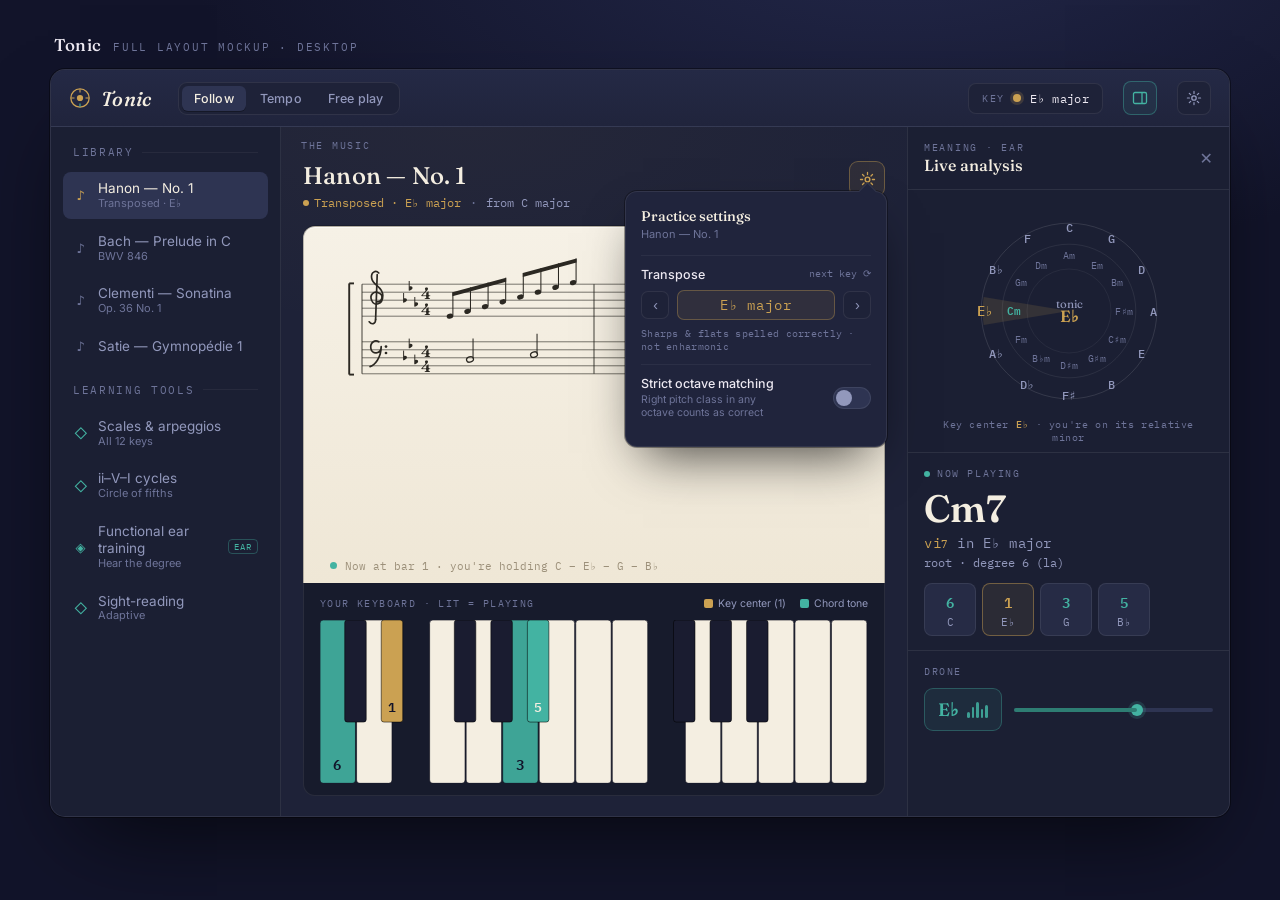
<file: Visual Mockup and Redesign/tonic-layout-mockup.html>
<!DOCTYPE html>
<html lang="en">
<head>
<meta charset="UTF-8">
<meta name="viewport" content="width=device-width, initial-scale=1.0">
<title>Tonic — layout mockup</title>
<link rel="preconnect" href="https://fonts.googleapis.com">
<link rel="preconnect" href="https://fonts.gstatic.com" crossorigin>
<link href="https://fonts.googleapis.com/css2?family=Fraunces:ital,opsz,wght@0,9..144,400;0,9..144,500;0,9..144,600;1,9..144,500&family=Inter:wght@400;500;600&family=IBM+Plex+Mono:wght@400;500;600&display=swap" rel="stylesheet">
<style>
  :root{
    --rosewood:#1E2238;      /* deep slate-indigo: piano case in shadow */
    --rosewood-2:#262B45;    /* raised panels */
    --rosewood-3:#2E3452;    /* hover / chips */
    --ivory:#F4EEE1;         /* sheet-music paper, ivory keys */
    --ivory-2:#EBE3D1;
    --ink:#2B2822;           /* notation ink */
    --brass:#CBA152;         /* brass fittings — key center / tonic */
    --brass-deep:#A9812F;
    --verdigris:#43B3A2;     /* aged-brass patina — live "you're playing" */
    --verdigris-dim:#2E7d73;
    --txt:#EDE9F2;
    --muted:#9298BC;
    --muted-2:#6E7499;
    --hair:rgba(255,255,255,.08);
    --hair-2:rgba(255,255,255,.05);
  }
  *{box-sizing:border-box;margin:0;padding:0}
  body{
    background:
      radial-gradient(1200px 600px at 70% -10%, #23284a 0%, transparent 60%),
      #12142A;
    color:var(--txt);
    font-family:'Inter',system-ui,sans-serif;
    min-height:100vh;
    display:flex;flex-direction:column;align-items:center;
    padding:34px 20px 48px;
    -webkit-font-smoothing:antialiased;
  }

  .frame{
    width:100%;max-width:1180px;
  }
  .frame-caption{
    display:flex;align-items:baseline;gap:12px;
    margin:0 4px 14px;
  }
  .frame-caption h1{
    font-family:'Fraunces',serif;font-weight:500;font-size:17px;
    letter-spacing:.2px;color:var(--txt);
  }
  .frame-caption span{
    font-family:'IBM Plex Mono',monospace;font-size:11px;
    text-transform:uppercase;letter-spacing:.16em;color:var(--muted-2);
  }

  .app{
    display:grid;
    grid-template-columns:230px 1fr 322px;
    grid-template-rows:57px 1fr;
    grid-template-areas:
      "topbar topbar topbar"
      "sidebar main hud";
    height:748px;min-width:900px;
    background:var(--rosewood);
    border:1px solid var(--hair);
    border-radius:15px;overflow:hidden;
    box-shadow:0 40px 90px -30px rgba(0,0,0,.7), 0 0 0 1px rgba(0,0,0,.4);
  }

  /* ---------- TOP BAR ---------- */
  .topbar{
    grid-area:topbar;
    display:flex;align-items:center;gap:20px;
    padding:0 18px;
    border-bottom:1px solid var(--hair);
    background:linear-gradient(180deg,#242945,#20243c);
  }
  .wordmark{display:flex;align-items:center;gap:10px;padding-right:6px}
  .wordmark .disc{width:22px;height:22px;flex:none}
  .wordmark .name{
    font-family:'Fraunces',serif;font-style:italic;font-weight:500;
    font-size:20px;letter-spacing:.3px;color:var(--ivory);
  }
  .modes{display:flex;gap:2px;background:var(--rosewood);border:1px solid var(--hair);
    border-radius:9px;padding:3px}
  .mode{
    font-size:12.5px;font-weight:500;color:var(--muted);
    padding:5px 12px;border-radius:6px;cursor:default;letter-spacing:.2px;
  }
  .mode.active{background:var(--rosewood-3);color:var(--ivory);box-shadow:0 1px 0 rgba(0,0,0,.3)}
  .spacer{flex:1}
  .keypill{
    display:flex;align-items:center;gap:9px;
    font-family:'IBM Plex Mono',monospace;font-size:12px;color:var(--txt);
    background:var(--rosewood);border:1px solid var(--hair);
    padding:7px 13px;border-radius:8px;letter-spacing:.3px;
  }
  .keypill .lbl{color:var(--muted-2);text-transform:uppercase;font-size:10px;letter-spacing:.14em}
  .keypill .dot{width:8px;height:8px;border-radius:50%;background:var(--brass);
    box-shadow:0 0 0 3px rgba(203,161,82,.18)}
  .icon-btn{
    width:34px;height:34px;border-radius:8px;border:1px solid var(--hair);
    background:var(--rosewood);display:grid;place-items:center;color:var(--muted);cursor:default;
  }
  .icon-btn.on{color:var(--verdigris);border-color:rgba(67,179,162,.4);background:rgba(67,179,162,.08)}

  /* ---------- SIDEBAR ---------- */
  .sidebar{
    grid-area:sidebar;
    border-right:1px solid var(--hair);
    background:#1B1F33;
    padding:16px 12px;display:flex;flex-direction:column;gap:6px;overflow:auto;
  }
  .nav-h{
    font-family:'IBM Plex Mono',monospace;font-size:10.5px;letter-spacing:.16em;
    text-transform:uppercase;color:var(--muted-2);
    padding:14px 10px 7px;display:flex;align-items:center;gap:8px;
  }
  .nav-h::after{content:"";flex:1;height:1px;background:var(--hair-2)}
  .nav-h:first-child{padding-top:2px}
  .nav-item{
    display:flex;align-items:center;gap:10px;
    padding:8px 10px;border-radius:8px;cursor:default;color:var(--muted);
    font-size:13.5px;line-height:1.25;
  }
  .nav-item .glyph{width:15px;text-align:center;color:var(--muted-2);font-size:13px;flex:none}
  .nav-item .sub{display:block;font-size:11px;color:var(--muted-2)}
  .nav-item:hover{background:var(--rosewood-2)}
  .nav-item.active{background:var(--rosewood-3);color:var(--ivory)}
  .nav-item.active .glyph{color:var(--brass)}
  .nav-item.tool .glyph{color:var(--verdigris)}
  .badge-new{
    margin-left:auto;font-family:'IBM Plex Mono',monospace;font-size:9px;letter-spacing:.1em;
    color:var(--verdigris);border:1px solid rgba(67,179,162,.35);border-radius:4px;padding:1px 5px;
  }

  /* ---------- MAIN ---------- */
  .main{
    grid-area:main;position:relative;
    display:flex;flex-direction:column;min-width:0;
    background:
      radial-gradient(700px 300px at 30% 0%, rgba(203,161,82,.04), transparent 70%);
  }
  .zone-eyebrow{
    position:absolute;top:12px;left:20px;z-index:2;
    font-family:'IBM Plex Mono',monospace;font-size:9.5px;letter-spacing:.18em;
    text-transform:uppercase;color:var(--muted-2);
  }
  .piece-head{
    display:flex;align-items:flex-start;gap:14px;
    padding:34px 22px 14px;
  }
  .piece-head .title{flex:1;min-width:0}
  .piece-head h2{
    font-family:'Fraunces',serif;font-weight:500;font-size:24px;color:var(--ivory);
    letter-spacing:.2px;
  }
  .piece-head .meta{
    display:flex;align-items:center;gap:9px;margin-top:5px;
    font-family:'IBM Plex Mono',monospace;font-size:11.5px;color:var(--muted);
  }
  .tag-transposed{color:var(--brass);display:inline-flex;align-items:center;gap:5px}
  .tag-transposed .d{width:6px;height:6px;border-radius:50%;background:var(--brass)}
  .gear{
    width:36px;height:36px;flex:none;border-radius:9px;border:1px solid rgba(203,161,82,.4);
    background:rgba(203,161,82,.09);display:grid;place-items:center;color:var(--brass);cursor:default;
  }

  .paper{
    flex:1;margin:2px 22px 0;
    background:linear-gradient(180deg,#F6F1E6,#EFE7D6);
    border-radius:12px 12px 0 0;
    border:1px solid rgba(0,0,0,.25);border-bottom:none;
    box-shadow:inset 0 1px 0 rgba(255,255,255,.6), 0 -1px 0 rgba(0,0,0,.2);
    padding:22px 26px 10px;overflow:hidden;position:relative;
    display:flex;flex-direction:column;
  }
  .paper .measure-note{
    position:absolute;right:18px;top:14px;
    font-family:'IBM Plex Mono',monospace;font-size:10px;letter-spacing:.1em;
    color:#9c907a;text-transform:uppercase;
  }
  .paper svg{width:100%;height:auto;display:block}
  .playhead-note{
    margin-top:auto;padding-top:8px;
    font-family:'IBM Plex Mono',monospace;font-size:10.5px;color:#9c907a;
    display:flex;align-items:center;gap:8px;
  }
  .playhead-note .live{width:7px;height:7px;border-radius:50%;background:var(--verdigris)}

  /* keyboard */
  .keys-wrap{
    margin:0 22px 20px;
    background:#171B2C;border:1px solid var(--hair);border-top:none;
    border-radius:0 0 12px 12px;padding:14px 16px 12px;
  }
  .keys-head{
    display:flex;justify-content:space-between;align-items:center;margin-bottom:10px;
  }
  .keys-head .l{font-family:'IBM Plex Mono',monospace;font-size:10px;letter-spacing:.14em;
    text-transform:uppercase;color:var(--muted-2)}
  .keys-head .legend{display:flex;gap:14px;font-size:10.5px;color:var(--muted)}
  .keys-head .legend i{display:inline-block;width:9px;height:9px;border-radius:2px;margin-right:5px;vertical-align:-1px}
  .keys-head .legend .k-tonic{background:var(--brass)}
  .keys-head .legend .k-live{background:var(--verdigris)}
  .kb{width:100%;height:auto;display:block}

  /* ---------- HUD ---------- */
  .hud{
    grid-area:hud;
    border-left:1px solid var(--hair);
    background:#1B1F33;
    display:flex;flex-direction:column;overflow:auto;
  }
  .hud-head{
    display:flex;align-items:center;gap:10px;
    padding:14px 16px;border-bottom:1px solid var(--hair);
  }
  .hud-head .eyebrow{
    font-family:'IBM Plex Mono',monospace;font-size:9.5px;letter-spacing:.18em;
    text-transform:uppercase;color:var(--muted-2);
  }
  .hud-head h3{
    font-family:'Fraunces',serif;font-weight:500;font-size:16px;color:var(--ivory);
    margin-top:1px;
  }
  .hud-head .close{margin-left:auto;color:var(--muted-2);font-size:16px}

  .cof-wrap{padding:16px 16px 8px;display:flex;flex-direction:column;align-items:center}
  .cof-wrap svg{width:210px;height:210px}
  .cof-caption{
    font-family:'IBM Plex Mono',monospace;font-size:10px;color:var(--muted-2);
    letter-spacing:.06em;margin-top:2px;text-align:center;
  }
  .cof-caption b{color:var(--brass);font-weight:500}

  .section{padding:14px 16px;border-top:1px solid var(--hair)}
  .section .s-lbl{
    font-family:'IBM Plex Mono',monospace;font-size:10px;letter-spacing:.16em;
    text-transform:uppercase;color:var(--muted-2);margin-bottom:10px;
    display:flex;align-items:center;gap:7px;
  }
  .section .s-lbl .live{width:6px;height:6px;border-radius:50%;background:var(--verdigris)}

  .chord-name{font-family:'Fraunces',serif;font-weight:600;font-size:38px;color:var(--ivory);line-height:1}
  .chord-fn{font-family:'IBM Plex Mono',monospace;font-size:14px;color:var(--brass);margin-top:6px;letter-spacing:.04em}
  .chord-fn .in{color:var(--muted)}
  .chord-root{font-family:'IBM Plex Mono',monospace;font-size:11.5px;color:var(--muted);margin-top:3px}
  .degchips{display:flex;gap:6px;margin-top:13px;flex-wrap:wrap}
  .degchip{
    display:flex;flex-direction:column;align-items:center;gap:2px;
    background:var(--rosewood-2);border:1px solid var(--hair);border-radius:8px;
    padding:6px 0;width:52px;
  }
  .degchip .deg{font-family:'IBM Plex Mono',monospace;font-size:14px;color:var(--verdigris);font-weight:600}
  .degchip .nn{font-family:'IBM Plex Mono',monospace;font-size:11px;color:var(--muted)}
  .degchip.tonic{border-color:rgba(203,161,82,.45);background:rgba(203,161,82,.09)}
  .degchip.tonic .deg{color:var(--brass)}

  .drone-row{display:flex;align-items:center;gap:12px}
  .drone-pill{
    display:flex;align-items:center;gap:9px;
    background:rgba(67,179,162,.09);border:1px solid rgba(67,179,162,.35);
    border-radius:9px;padding:9px 13px;
  }
  .drone-pill .note{font-family:'Fraunces',serif;font-weight:600;font-size:18px;color:var(--verdigris)}
  .wave{display:flex;align-items:flex-end;gap:2px;height:16px}
  .wave i{width:2.5px;background:var(--verdigris);border-radius:2px;opacity:.85}
  .slider{flex:1;height:4px;border-radius:3px;background:var(--rosewood-3);position:relative}
  .slider::after{content:"";position:absolute;left:0;top:0;bottom:0;width:62%;background:var(--verdigris-dim);border-radius:3px}
  .slider .knob{position:absolute;left:62%;top:50%;transform:translate(-50%,-50%);
    width:12px;height:12px;border-radius:50%;background:var(--verdigris);box-shadow:0 0 0 3px rgba(67,179,162,.18)}

  /* ---------- SETTINGS POPOVER ---------- */
  .popover{
    position:absolute;top:64px;right:20px;z-index:5;width:262px;
    background:#20243c;border:1px solid var(--hair);
    border-radius:12px;padding:15px 15px 16px;
    box-shadow:0 24px 50px -18px rgba(0,0,0,.75), 0 0 0 1px rgba(0,0,0,.35);
  }
  .popover::before{
    content:"";position:absolute;top:-7px;right:12px;width:12px;height:12px;
    background:#20243c;border-left:1px solid var(--hair);border-top:1px solid var(--hair);
    transform:rotate(45deg);
  }
  .popover h4{
    font-family:'Fraunces',serif;font-weight:500;font-size:14px;color:var(--ivory);
    margin-bottom:2px;
  }
  .popover .sub{font-size:11px;color:var(--muted-2);margin-bottom:14px}
  .po-row{padding:11px 0;border-top:1px solid var(--hair-2)}
  .po-row .rlabel{font-size:12.5px;color:var(--txt);font-weight:500;margin-bottom:8px;display:flex;justify-content:space-between}
  .po-row .rlabel .hint{font-family:'IBM Plex Mono',monospace;font-size:10px;color:var(--muted-2);font-weight:400}
  .stepper{display:flex;align-items:center;gap:8px}
  .stepper .arrow{width:28px;height:28px;border-radius:7px;border:1px solid var(--hair);
    background:var(--rosewood);display:grid;place-items:center;color:var(--muted);font-size:13px}
  .stepper .cur{
    flex:1;text-align:center;font-family:'IBM Plex Mono',monospace;font-size:14px;color:var(--brass);
    background:rgba(203,161,82,.09);border:1px solid rgba(203,161,82,.35);border-radius:7px;padding:5px 0;letter-spacing:.06em;
  }
  .po-note{font-family:'IBM Plex Mono',monospace;font-size:9.5px;color:var(--muted-2);margin-top:7px;letter-spacing:.03em}
  .toggle-row{display:flex;align-items:center;justify-content:space-between}
  .toggle-row .t-txt .t-title{font-size:12.5px;color:var(--txt);font-weight:500}
  .toggle-row .t-txt .t-sub{font-size:10.5px;color:var(--muted-2);margin-top:2px;max-width:150px}
  .switch{width:38px;height:22px;border-radius:12px;background:var(--rosewood-3);
    border:1px solid var(--hair);position:relative;flex:none}
  .switch::after{content:"";position:absolute;top:2px;left:2px;width:16px;height:16px;border-radius:50%;
    background:var(--muted);transition:.15s}
  .switch.on{background:rgba(67,179,162,.3);border-color:rgba(67,179,162,.5)}
  .switch.on::after{left:18px;background:var(--verdigris)}

  @media (prefers-reduced-motion: no-preference){
    .live,.keypill .dot{animation:pulse 2.4s ease-in-out infinite}
    @keyframes pulse{0%,100%{opacity:1}50%{opacity:.45}}
  }
  @media (max-width:960px){
    body{align-items:flex-start;overflow-x:auto}
  }
</style>
</head>
<body>
<div class="frame">
  <div class="frame-caption">
    <h1>Tonic</h1>
    <span>Full layout mockup · desktop</span>
  </div>

  <div class="app">
    <!-- ===================== TOP BAR ===================== -->
    <div class="topbar">
      <div class="wordmark">
        <svg class="disc" viewBox="0 0 24 24" fill="none">
          <circle cx="12" cy="12" r="10" stroke="#CBA152" stroke-width="1.4"/>
          <circle cx="12" cy="12" r="3.4" fill="#CBA152"/>
          <line x1="12" y1="2.4" x2="12" y2="6" stroke="#CBA152" stroke-width="1.2"/>
          <line x1="12" y1="18" x2="12" y2="21.6" stroke="#43B3A2" stroke-width="1.2"/>
          <line x1="2.4" y1="12" x2="6" y2="12" stroke="#CBA152" stroke-width="1.2"/>
          <line x1="18" y1="12" x2="21.6" y2="12" stroke="#CBA152" stroke-width="1.2"/>
        </svg>
        <span class="name">Tonic</span>
      </div>

      <div class="modes">
        <div class="mode active">Follow</div>
        <div class="mode">Tempo</div>
        <div class="mode">Free play</div>
      </div>

      <div class="spacer"></div>

      <div class="keypill">
        <span class="lbl">Key</span>
        <span class="dot"></span>
        E♭ major
      </div>
      <div class="icon-btn on" title="HUD open">
        <svg width="16" height="16" viewBox="0 0 16 16" fill="none"><rect x="1.5" y="2.5" width="13" height="11" rx="1.5" stroke="currentColor" stroke-width="1.3"/><line x1="10" y1="2.5" x2="10" y2="13.5" stroke="currentColor" stroke-width="1.3"/></svg>
      </div>
      <div class="icon-btn">
        <svg width="16" height="16" viewBox="0 0 16 16" fill="none"><circle cx="8" cy="8" r="2.2" stroke="currentColor" stroke-width="1.3"/><path d="M8 1.4v2M8 12.6v2M14.6 8h-2M3.4 8h-2M12.7 3.3l-1.4 1.4M4.7 11.3l-1.4 1.4M12.7 12.7l-1.4-1.4M4.7 4.7L3.3 3.3" stroke="currentColor" stroke-width="1.2" stroke-linecap="round"/></svg>
      </div>
    </div>

    <!-- ===================== SIDEBAR ===================== -->
    <div class="sidebar">
      <div class="nav-h">Library</div>
      <div class="nav-item active">
        <span class="glyph">♪</span>
        <span>Hanon — No. 1<span class="sub">Transposed · E♭</span></span>
      </div>
      <div class="nav-item">
        <span class="glyph">♪</span>
        <span>Bach — Prelude in C<span class="sub">BWV 846</span></span>
      </div>
      <div class="nav-item">
        <span class="glyph">♪</span>
        <span>Clementi — Sonatina<span class="sub">Op. 36 No. 1</span></span>
      </div>
      <div class="nav-item">
        <span class="glyph">♪</span>
        <span>Satie — Gymnopédie 1</span>
      </div>

      <div class="nav-h">Learning tools</div>
      <div class="nav-item tool">
        <span class="glyph">◇</span>
        <span>Scales &amp; arpeggios<span class="sub">All 12 keys</span></span>
      </div>
      <div class="nav-item tool">
        <span class="glyph">◇</span>
        <span>ii–V–I cycles<span class="sub">Circle of fifths</span></span>
      </div>
      <div class="nav-item tool">
        <span class="glyph">◈</span>
        <span>Functional ear training<span class="sub">Hear the degree</span></span>
        <span class="badge-new">EAR</span>
      </div>
      <div class="nav-item tool">
        <span class="glyph">◇</span>
        <span>Sight-reading<span class="sub">Adaptive</span></span>
      </div>
    </div>

    <!-- ===================== MAIN ===================== -->
    <div class="main">
      <div class="zone-eyebrow">The music</div>

      <div class="piece-head">
        <div class="title">
          <h2>Hanon — No. 1</h2>
          <div class="meta">
            <span class="tag-transposed"><span class="d"></span>Transposed · E♭ major</span>
            <span style="color:var(--muted-2)">·</span>
            <span>from C major</span>
          </div>
        </div>
        <div class="gear" title="Practice settings">
          <svg width="17" height="17" viewBox="0 0 16 16" fill="none"><circle cx="8" cy="8" r="2.2" stroke="currentColor" stroke-width="1.3"/><path d="M8 1.4v2M8 12.6v2M14.6 8h-2M3.4 8h-2M12.7 3.3l-1.4 1.4M4.7 11.3l-1.4 1.4M12.7 12.7l-1.4-1.4M4.7 4.7L3.3 3.3" stroke="currentColor" stroke-width="1.2" stroke-linecap="round"/></svg>
        </div>
      </div>

      <!-- SETTINGS POPOVER (item 1) -->
      <div class="popover">
        <h4>Practice settings</h4>
        <div class="sub">Hanon — No. 1</div>

        <div class="po-row">
          <div class="rlabel">Transpose <span class="hint">next key ⟳</span></div>
          <div class="stepper">
            <div class="arrow">‹</div>
            <div class="cur">E♭ major</div>
            <div class="arrow">›</div>
          </div>
          <div class="po-note">Sharps &amp; flats spelled correctly · not enharmonic</div>
        </div>

        <div class="po-row toggle-row">
          <div class="t-txt">
            <div class="t-title">Strict octave matching</div>
            <div class="t-sub">Right pitch class in any octave counts as correct</div>
          </div>
          <div class="switch"></div>
        </div>
      </div>

      <!-- NOTATION -->
      <div class="paper">
        <span class="measure-note">4/4 · ♩ = 108</span>
        <svg viewBox="0 0 660 172" xmlns="http://www.w3.org/2000/svg">
          <g stroke="#2B2822">
            <!-- staff lines: treble 44..84, bass 116..156 -->
            <g stroke-width="0.9" opacity="0.85">
              <line x1="40" y1="44" x2="632" y2="44"/><line x1="40" y1="54" x2="632" y2="54"/>
              <line x1="40" y1="64" x2="632" y2="64"/><line x1="40" y1="74" x2="632" y2="74"/>
              <line x1="40" y1="84" x2="632" y2="84"/>
              <line x1="40" y1="116" x2="632" y2="116"/><line x1="40" y1="126" x2="632" y2="126"/>
              <line x1="40" y1="136" x2="632" y2="136"/><line x1="40" y1="146" x2="632" y2="146"/>
              <line x1="40" y1="156" x2="632" y2="156"/>
            </g>
            <!-- system bracket -->
            <line x1="24" y1="43" x2="24" y2="157" stroke-width="2.4"/>
            <line x1="24" y1="43" x2="30" y2="43" stroke-width="2.4"/>
            <line x1="24" y1="157" x2="30" y2="157" stroke-width="2.4"/>
            <!-- barlines -->
            <line x1="40" y1="44" x2="40" y2="156" stroke-width="1.1"/>
            <line x1="330" y1="44" x2="330" y2="156" stroke-width="1.1"/>
            <line x1="626" y1="44" x2="626" y2="156" stroke-width="1.1"/>
            <line x1="631" y1="44" x2="631" y2="156" stroke-width="2.6"/>
          </g>

          <!-- treble clef (stylized) -->
          <g transform="translate(46,24)" fill="none" stroke="#2B2822" stroke-width="2.1" stroke-linecap="round" stroke-linejoin="round">
            <path d="M15 6 C11 2 5 5 6 12 C7 22 20 22 20 34 C20 46 9 48 6 40 C3 33 9 28 15 31 C21 33 20 42 13 42"/>
            <path d="M13 8 L11 64"/>
            <path d="M11 64 C11 70 6 71 3 67"/>
          </g>
          <!-- bass clef (stylized) -->
          <g transform="translate(48,112)" fill="none" stroke="#2B2822" stroke-width="2.1" stroke-linecap="round" stroke-linejoin="round">
            <path d="M13 4 C8 1 2 5 3 12 C4 20 16 20 16 10 C16 24 8 33 2 35"/>
          </g>
          <circle cx="70" cy="122" r="1.7" fill="#2B2822"/>
          <circle cx="70" cy="130" r="1.7" fill="#2B2822"/>

          <!-- key signature: 3 flats (E flat major) treble + bass -->
          <g stroke="#2B2822" stroke-width="1.2" fill="none">
            <!-- treble flats at Bb(64) Eb(49) Ab(69) -->
            <path d="M92 55 L92 67"/><path d="M92 62 C97 60 98 66 92 67" fill="#2B2822" stroke="none"/>
            <path d="M99 40 L99 52"/><path d="M99 47 C104 45 105 51 99 52" fill="#2B2822" stroke="none"/>
            <path d="M106 60 L106 72"/><path d="M106 67 C111 65 112 71 106 72" fill="#2B2822" stroke="none"/>
            <!-- bass flats -->
            <path d="M92 127 L92 139"/><path d="M92 134 C97 132 98 138 92 139" fill="#2B2822" stroke="none"/>
            <path d="M99 112 L99 124"/><path d="M99 119 C104 117 105 123 99 124" fill="#2B2822" stroke="none"/>
            <path d="M106 132 L106 144"/><path d="M106 139 C111 137 112 143 106 144" fill="#2B2822" stroke="none"/>
          </g>

          <!-- time signature -->
          <text x="120" y="63" font-family="Fraunces,serif" font-weight="600" font-size="20" fill="#2B2822" text-anchor="middle">4</text>
          <text x="120" y="82" font-family="Fraunces,serif" font-weight="600" font-size="20" fill="#2B2822" text-anchor="middle">4</text>
          <text x="120" y="135" font-family="Fraunces,serif" font-weight="600" font-size="20" fill="#2B2822" text-anchor="middle">4</text>
          <text x="120" y="154" font-family="Fraunces,serif" font-weight="600" font-size="20" fill="#2B2822" text-anchor="middle">4</text>

          <!-- treble: ascending beamed eighth-notes (Hanon-like run) -->
          <g fill="#2B2822">
            <!-- noteheads -->
            <g>
              <ellipse cx="150" cy="84" rx="4.2" ry="3.1" transform="rotate(-18 150 84)"/>
              <ellipse cx="172" cy="78" rx="4.2" ry="3.1" transform="rotate(-18 172 78)"/>
              <ellipse cx="194" cy="72" rx="4.2" ry="3.1" transform="rotate(-18 194 72)"/>
              <ellipse cx="216" cy="66" rx="4.2" ry="3.1" transform="rotate(-18 216 66)"/>
              <ellipse cx="238" cy="60" rx="4.2" ry="3.1" transform="rotate(-18 238 60)"/>
              <ellipse cx="260" cy="54" rx="4.2" ry="3.1" transform="rotate(-18 260 54)"/>
              <ellipse cx="282" cy="48" rx="4.2" ry="3.1" transform="rotate(-18 282 48)"/>
              <ellipse cx="304" cy="42" rx="4.2" ry="3.1" transform="rotate(-18 304 42)"/>
            </g>
            <!-- stems -->
            <g stroke="#2B2822" stroke-width="1.3">
              <line x1="153.6" y1="83" x2="153.6" y2="54"/>
              <line x1="175.6" y1="77" x2="175.6" y2="48"/>
              <line x1="197.6" y1="71" x2="197.6" y2="42"/>
              <line x1="219.6" y1="65" x2="219.6" y2="36"/>
              <line x1="241.6" y1="59" x2="241.6" y2="30"/>
              <line x1="263.6" y1="53" x2="263.6" y2="24"/>
              <line x1="285.6" y1="47" x2="285.6" y2="18"/>
              <line x1="307.6" y1="41" x2="307.6" y2="12"/>
            </g>
            <!-- beams -->
            <polygon points="153,54 220.2,36 220.2,41 153,59"/>
            <polygon points="241,30 308.2,12 308.2,17 241,35"/>
          </g>

          <!-- bass: two half notes -->
          <g fill="none" stroke="#2B2822" stroke-width="1.6">
            <ellipse cx="175" cy="138" rx="4.4" ry="3.3" transform="rotate(-18 175 138)"/>
            <ellipse cx="255" cy="132" rx="4.4" ry="3.3" transform="rotate(-18 255 132)"/>
          </g>
          <g stroke="#2B2822" stroke-width="1.3">
            <line x1="178.8" y1="137" x2="178.8" y2="112"/>
            <line x1="258.8" y1="131" x2="258.8" y2="106"/>
          </g>
        </svg>

        <div class="playhead-note">
          <span class="live"></span>
          Now at bar 1 · you're holding C – E♭ – G – B♭
        </div>
      </div>

      <!-- KEYBOARD -->
      <div class="keys-wrap">
        <div class="keys-head">
          <span class="l">Your keyboard · lit = playing</span>
          <span class="legend">
            <span><i class="k-tonic"></i>Key center (1)</span>
            <span><i class="k-live"></i>Chord tone</span>
          </span>
        </div>
        <svg class="kb" viewBox="0 0 510 152" xmlns="http://www.w3.org/2000/svg">
          <!-- white keys -->
          <g>
            <!-- normal whites -->
            <g fill="#F4EEE1" stroke="#0d0f1e" stroke-width="0.6">
              <rect x="34"  y="0" width="33" height="152" rx="3"/>
              <rect x="102" y="0" width="33" height="152" rx="3"/>
              <rect x="136" y="0" width="33" height="152" rx="3"/>
              <rect x="204" y="0" width="33" height="152" rx="3"/>
              <rect x="238" y="0" width="33" height="152" rx="3"/>
              <rect x="272" y="0" width="33" height="152" rx="3"/>
              <rect x="340" y="0" width="33" height="152" rx="3"/>
              <rect x="374" y="0" width="33" height="152" rx="3"/>
              <rect x="408" y="0" width="33" height="152" rx="3"/>
              <rect x="442" y="0" width="33" height="152" rx="3"/>
              <rect x="476" y="0" width="33" height="152" rx="3"/>
            </g>
            <!-- lit white keys: C (deg 6), G (deg 3) -->
            <g stroke="#0d0f1e" stroke-width="0.6">
              <rect x="0"  y="0" width="33" height="152" rx="3" fill="#43B3A2" opacity="0.9"/>
              <rect x="170" y="0" width="33" height="152" rx="3" fill="#43B3A2" opacity="0.9"/>
            </g>
          </g>
          <!-- black keys -->
          <g fill="#1a1c30" stroke="#000" stroke-width="0.5">
            <rect x="23"  y="0" width="20" height="95" rx="2.5"/>  <!-- C# -->
            <!-- D# / Eb -> lit tonic (brass) -->
            <rect x="125" y="0" width="20" height="95" rx="2.5"/>  <!-- F# -->
            <rect x="159" y="0" width="20" height="95" rx="2.5"/>  <!-- G# -->
            <!-- A# / Bb -> lit chord tone -->
            <rect x="329" y="0" width="20" height="95" rx="2.5"/>
            <rect x="363" y="0" width="20" height="95" rx="2.5"/>
            <rect x="397" y="0" width="20" height="95" rx="2.5"/>
          </g>
          <!-- lit black keys -->
          <rect x="57"  y="0" width="20" height="95" rx="2.5" fill="#CBA152" stroke="#000" stroke-width="0.5"/> <!-- Eb, tonic -->
          <rect x="193" y="0" width="20" height="95" rx="2.5" fill="#43B3A2" stroke="#000" stroke-width="0.5"/> <!-- Bb -->

          <!-- degree labels on lit keys -->
          <g font-family="'IBM Plex Mono',monospace" font-weight="600" text-anchor="middle">
            <text x="16"  y="140" font-size="13" fill="#12142A">6</text>
            <text x="186" y="140" font-size="13" fill="#12142A">3</text>
            <text x="67"  y="86"  font-size="12" fill="#12142A">1</text>
            <text x="203" y="86"  font-size="12" fill="#F4EEE1">5</text>
          </g>
        </svg>
      </div>
    </div>

    <!-- ===================== HUD ===================== -->
    <div class="hud">
      <div class="hud-head">
        <div>
          <div class="eyebrow">Meaning · ear</div>
          <h3>Live analysis</h3>
        </div>
        <div class="close">✕</div>
      </div>

      <!-- circle of fifths signature -->
      <div class="cof-wrap">
        <svg viewBox="0 0 220 220" xmlns="http://www.w3.org/2000/svg">
          <!-- highlighted wedge at E flat / C minor (9 o'clock, index 9) -->
          <path d="M110 110 L20.6 95.4 A92 92 0 0 0 20.6 124.6 Z" fill="rgba(203,161,82,0.14)"/>
          <circle cx="110" cy="110" r="92" fill="none" stroke="rgba(255,255,255,0.12)" stroke-width="1"/>
          <circle cx="110" cy="110" r="70" fill="none" stroke="rgba(255,255,255,0.08)" stroke-width="1"/>
          <circle cx="110" cy="110" r="44" fill="none" stroke="rgba(255,255,255,0.06)" stroke-width="1"/>
          <!-- tick marks -->
          <g stroke="rgba(255,255,255,0.10)" stroke-width="1">
            <line x1="110" y1="18" x2="110" y2="26"/>
            <line x1="189.7" y1="64" x2="182.8" y2="68"/>
            <line x1="189.7" y1="156" x2="182.8" y2="152"/>
            <line x1="110" y1="202" x2="110" y2="194"/>
            <line x1="30.3" y1="156" x2="37.2" y2="152"/>
            <line x1="30.3" y1="64" x2="37.2" y2="68"/>
          </g>

          <!-- major keys (outer) -->
          <g font-family="'IBM Plex Mono',monospace" font-size="13" font-weight="500" text-anchor="middle" fill="#9298BC">
            <text x="110" y="27">C</text>
            <text x="154" y="38.8">G</text>
            <text x="186.2" y="71">D</text>
            <text x="198" y="115">A</text>
            <text x="186.2" y="159">E</text>
            <text x="154" y="191.2">B</text>
            <text x="110" y="203">F♯</text>
            <text x="66" y="191.2">D♭</text>
            <text x="33.8" y="159">A♭</text>
            <!-- E flat highlighted -->
            <text x="22" y="115" fill="#CBA152" font-weight="600" font-size="15">E♭</text>
            <text x="33.8" y="71">B♭</text>
            <text x="66" y="38.8">F</text>
          </g>

          <!-- relative minors (inner) -->
          <g font-family="'IBM Plex Mono',monospace" font-size="10" text-anchor="middle" fill="#6E7499">
            <text x="110" y="55">Am</text>
            <text x="139" y="65.8">Em</text>
            <text x="160.2" y="84">Bm</text>
            <text x="168" y="114">F♯m</text>
            <text x="160.2" y="143">C♯m</text>
            <text x="139" y="163.2">G♯m</text>
            <text x="110" y="171">D♯m</text>
            <text x="81" y="163.2">B♭m</text>
            <text x="59.8" y="143">Fm</text>
            <!-- C minor = relative minor of Eb, and the chord being played -->
            <text x="52" y="114" fill="#43B3A2" font-weight="600" font-size="11.5">Cm</text>
            <text x="59.8" y="84">Gm</text>
            <text x="81" y="65.8">Dm</text>
          </g>

          <!-- center label -->
          <text x="110" y="107" font-family="'Fraunces',serif" font-size="12" fill="#9298BC" text-anchor="middle">tonic</text>
          <text x="110" y="122" font-family="'Fraunces',serif" font-weight="600" font-size="17" fill="#CBA152" text-anchor="middle">E♭</text>
        </svg>
        <div class="cof-caption">Key center <b>E♭</b> · you're on its relative minor</div>
      </div>

      <!-- now playing -->
      <div class="section">
        <div class="s-lbl"><span class="live"></span> Now playing</div>
        <div class="chord-name">Cm7</div>
        <div class="chord-fn">vi<span style="font-size:11px">7</span> <span class="in">in E♭ major</span></div>
        <div class="chord-root">root · degree 6 (la)</div>
        <div class="degchips">
          <div class="degchip"><span class="deg">6</span><span class="nn">C</span></div>
          <div class="degchip tonic"><span class="deg">1</span><span class="nn">E♭</span></div>
          <div class="degchip"><span class="deg">3</span><span class="nn">G</span></div>
          <div class="degchip"><span class="deg">5</span><span class="nn">B♭</span></div>
        </div>
      </div>

      <!-- drone -->
      <div class="section">
        <div class="s-lbl">Drone</div>
        <div class="drone-row">
          <div class="drone-pill">
            <span class="note">E♭</span>
            <span class="wave"><i style="height:6px"></i><i style="height:11px"></i><i style="height:16px"></i><i style="height:9px"></i><i style="height:13px"></i></span>
          </div>
          <div class="slider"><span class="knob"></span></div>
        </div>
      </div>
    </div>
  </div>
</div>
</body>
</html>
</file>
